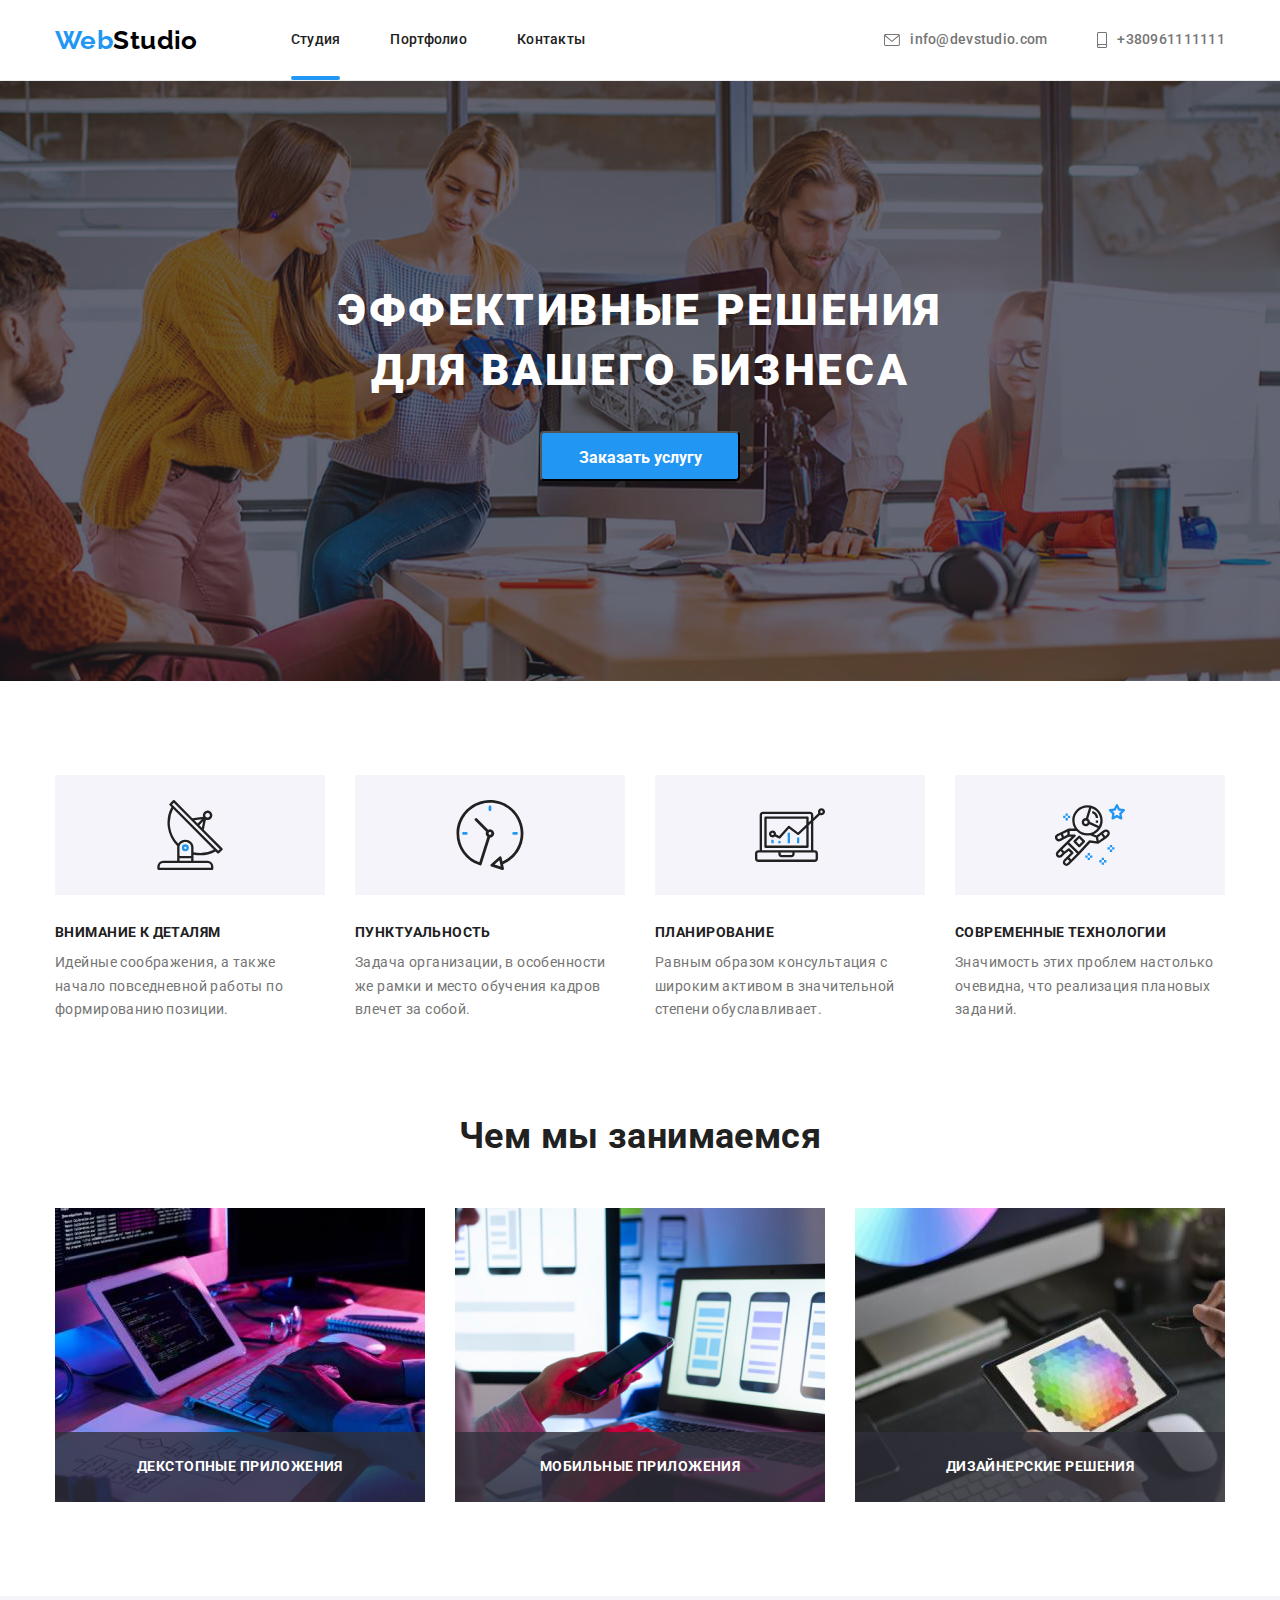
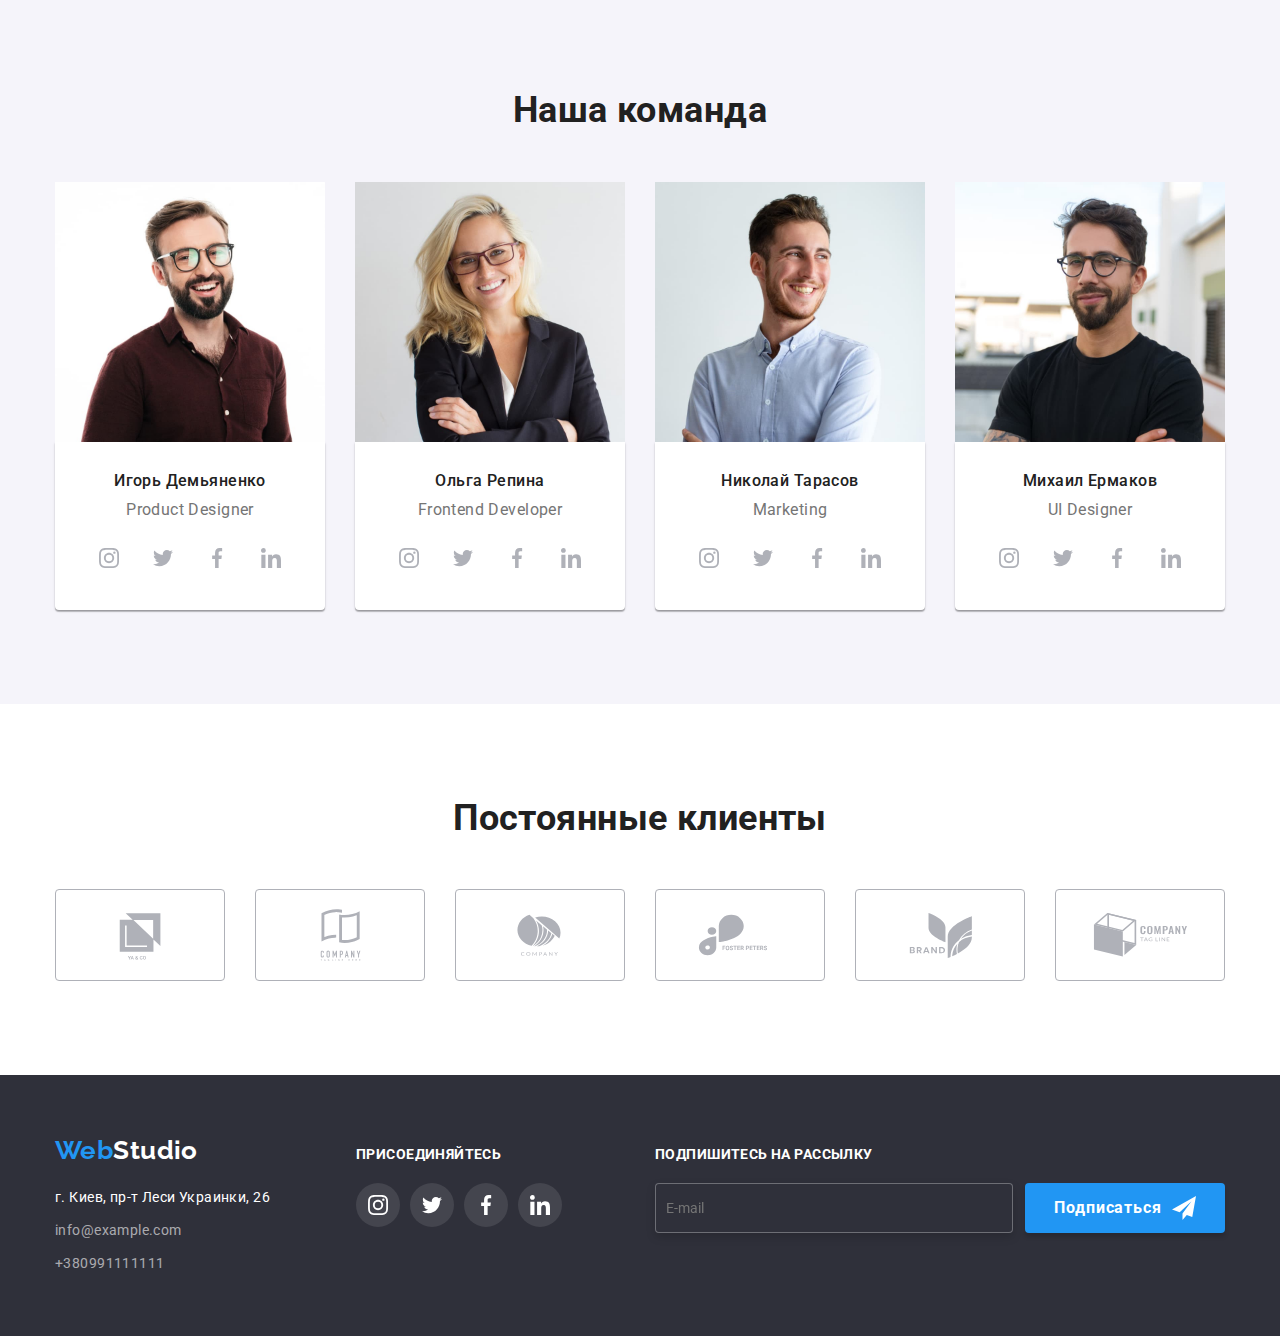
<file: index.html>
<!DOCTYPE html>
<html lang="ru">
  <head>
    <meta charset="UTF-8" />
    <meta http-equiv="X-UA-Compatible" content="IE=edge" />
    <meta name="viewport" content="width=device-width, initial-scale=1.0" />
    <link
      rel="stylesheet"
      href="https://cdnjs.cloudflare.com/ajax/libs/modern-normalize/1.0.0/modern-normalize.min.css"
    />
    <link rel="stylesheet" href="./css/main.min.css" />
    <!-- <link rel="stylesheet" href="./css/style.css" /> -->
    <title>Webstudio</title>
    <link
      href="https://fonts.googleapis.com/css2?family=Raleway:wght@700&family=Roboto:wght@400;500;700;900&display=swap"
      rel="stylesheet"
    />
    <link rel="preconnect" href="https://fonts.googleapis.com" />
    <link rel="preconnect" href="https://fonts.gstatic.com" crossorigin />
  </head>

  <body>
    <header class="header">
      <div class="container main-nav">
        <!-- Лого -->
        <a href="./index.html" class="header__logo--primary logo"
          >Web<span class="header__logo--secondary logo">Studio</span></a
        >
        <!-- Навигация -->
        <nav class="nav">
          <ul class="site-nav list">
            <li class="site-nav__item">
              <a class="site-nav__link link site-nav__link--current" href="./index.html">Студия</a>
            </li>
            <li class="site-nav__item">
              <a class="site-nav__link" href="./portfolio.html">Портфолио</a>
            </li>
            <li class="site-nav__item">
              <a class="site-nav__link" href="">Контакты</a></li>
          </ul>
        </nav>
        <!-- Контакты -->
        <ul class="contact-nav list">
          <li class="contact-nav__item contact-nav item">
            <a class="contact-nav__mail contact-mail" href="mailto:info@devstudio.com">
              <svg class="icon-mail" width="16" height="12">
                <use href="./images/sprite.svg#icon-envelope"></use>
              </svg>
              info@devstudio.com
            </a>
          </li>
          <li class="contact-nav__item contact-nav item">
            <a class="contact-nav__phone contact-phone" href="tel:+380961111111">
              <svg class="icon-phone" width="10" height="16">
                <use href="./images/sprite.svg#icon-smartphone"></use>
              </svg>+380961111111</a>
          </li>
        </ul>
      </div>
    </header>

    <main>
      <!-- Герой -->
      <section class="hero">
        <h1 class="hero__title">
          Эффективные решения <br />
          для вашего бизнеса
        </h1>
        <button class="hero__button button" type="button" data-modal-open>Заказать услугу</button>
      </section>
      <!-- Преимущества -->
      <section class="features">
        <div class="container">          
          <ul class="features__list">
            
            <li class="features__list-item">
              <div class="features__fig">
              <svg class="features__icon" width="70" height="70">
                <use href="./images/sprite.svg#icon-antenna"></use>
              </svg>
              </div>
              <h3 class="features__title">Внимание к деталям</h3>
              <p class="features__text">
                Идейные соображения, а также начало повседневной работы по
                формированию позиции.
              </p>
            </li>
           
            <li class="features__list-item">
              <div class="features__fig">
              <svg class="features__icon" width="70" height="70">              
                <use href="./images/sprite.svg#icon-clock"></use>
              </svg>
              </div>
              <h3 class="features__title">Пунктуальность</h3>
              <p class="features__text">
                Задача организации, в особенности же рамки и место обучения
                кадров влечет за собой.
              </p>
            </li>
            <li class="features__list-item">
              <div class="features__fig">
              <svg class="features__icon" width="70" height="70">              
                <use href="./images/sprite.svg#icon-diagram"></use>
              </svg>
              </div>
              <h3 class="features__title">Планирование</h3>
              <p class="features__text">
                Равным образом консультация с широким активом в значительной
                степени обуславливает.
              </p>
            </li>
            <li class="features__list-item">
              <div class="features__fig">
              <svg class="features__icon" width="70" height="70">              
                <use href="./images/sprite.svg#icon-astronaut"></use>
              </svg>
              </div>
              <h3 class="features__title">Современные технологии</h3>
              <p class="features__text">
                Значимость этих проблем настолько очевидна, что реализация
                плановых заданий.
              </p>
            </li>
          </ul>
        </div>
      </section>
      <section class="section">
        <div class="container">
          <!-- Чем мы занимаемся -->
          <h2 class="section__title">Чем мы занимаемся</h2>

          <ul class="section__list list">
            <li class="section__list-item">
              <img
                src="./images/studio/img5.jpg"
                alt="Наш код"
                width="370"
                height="294"
              />
              <div class="section__text">
                <p class="section__paragraph">Декстопные приложения</p>
              </div>
            </li>
            <li class="section__list-item">
              <img
                src="./images/studio/img6.jpg"
                alt="Наш дизайн"
                width="370"
                height="294"
              />
              <div class="section__text">
                <p class="section__paragraph">Мобильные приложения</p>
              </div>
            </li>
            <li class="section__list-item">
              <img
                src="./images/studio/img7.jpg"
                alt="Наше приложение"
                width="370"
                height="294"
              />
              <div class="section__text">
                <p class="section__paragraph">Дизайнерские решения</p>
              </div>
            </li>
          </ul>
        </div>
      </section>
      <!-- Команда -->
      <section class="team">
        <div class="container">
          <h2 class="team__title">Наша команда</h2>
          <ul class="team__list list">
            <li class="team__item">
              <img
                src="./images/studio/img1.jpg"
                alt="Игорь Демьяненко"
                width="270"
                height="260"
              />
              <div class="team__border">
                <h3 class="team__title-name">Игорь Демьяненко</h3>
                <p class="team__discription">Product Designer</p>
                <ul class="list social__list">
                  <li class="social__item">
                    <button class="social__button" type="button">
                    <svg class="social__icon" width="20" height="20">
                      <use href="./images/sprite.svg#icon-instagram"></use>
                    </svg>
                    </button>
                  </li>
                  <li class="social__item">
                    <button class="social__button" type="button">
                      <svg class="social__icon" width="20" height="20">
                      <use href="./images/sprite.svg#icon-twitter"></use>
                      </svg>
                    </button>
                  </li>
                  <li class="social__item">
                    <button class="social__button" type="button">
                    <svg class="social__icon" width="20" height="20">
                      <use href="./images/sprite.svg#icon-facebook"></use>
                    </svg>
                     </button>
                  </li>
                  <li class="social__item">
                    <button class="social__button" type="button">
                    <svg class="social__icon" width="20" height="20">
                      <use href="./images/sprite.svg#icon-linkedin"></use>
                    </svg>
                    </button>
                  </li>
                </ul>
              </div>
            </li>
            <li class="team__item">
              <img
                src="./images/studio/img2.jpg"
                alt="Ольга Репина"
                width="270"
                height="260"
              />
              <div class="team__border">
                <h3 class="team__title-name">Ольга Репина</h3>
                <p class="team__discription">Frontend Developer</p>
                <ul class="list social__list">
                  <li class="social__item">
                    <button class="social__button" type="button">
                    <svg class="social__icon" width="20" height="20">
                      <use href="./images/sprite.svg#icon-instagram"></use>
                    </svg>
                    </button>
                  </li>
                  <li class="social__item">
                    <button class="social__button" type="button">
                      <svg class="social__icon" width="20" height="20">
                      <use href="./images/sprite.svg#icon-twitter"></use>
                      </svg>
                    </button>
                  </li>
                  <li class="social__item">
                    <button class="social__button" type="button">
                    <svg class="social__icon" width="20" height="20">
                      <use href="./images/sprite.svg#icon-facebook"></use>
                    </svg>
                     </button>
                  </li>
                  <li class="social__item">
                    <button class="social__button" type="button">
                    <svg class="social__icon" width="20" height="20">
                      <use href="./images/sprite.svg#icon-linkedin"></use>
                    </svg>
                    </button>
                  </li>
                </ul>
              </div>
            </li>
            <li class="team__item">
              <img
                src="./images/studio/img3.jpg"
                alt="Николай Тарасов"
                width="270"
                height="260"
              />
              <div class="team__border">
                <h3 class="team__title-name">Николай Тарасов</h3>
                <p class="team__discription">Marketing</p>
                <ul class="list social__list">
                  <li class="social__item">
                    <button class="social__button" type="button">
                    <svg class="social__icon" width="20" height="20">
                      <use href="./images/sprite.svg#icon-instagram"></use>
                    </svg>
                    </button>
                  </li>
                  <li class="social__item">
                    <button class="social__button" type="button">
                      <svg class="social__icon" width="20" height="20">
                      <use href="./images/sprite.svg#icon-twitter"></use>
                      </svg>
                    </button>
                  </li>
                  <li class="social__item">
                    <button class="social__button" type="button">
                    <svg class="social__icon" width="20" height="20">
                      <use href="./images/sprite.svg#icon-facebook"></use>
                    </svg>
                     </button>
                  </li>
                  <li class="social__item">
                    <button class="social__button" type="button">
                    <svg class="social__icon" width="20" height="20">
                      <use href="./images/sprite.svg#icon-linkedin"></use>
                    </svg>
                    </button>
                  </li>
                </ul>
              </div>
            </li>
            <li class="team__item">
              <img
                src="./images/studio/img4.jpg"
                alt="Михаил Ермаков"
                width="270"
                height="260"
              />
              <div class="team__border">
                <h3 class="team__title-name">Михаил Ермаков</h3>
                <p class="team__discription">UI Designer</p>
                <ul class="list social__list">
                  <li class="social__item">
                    <button class="social__button" type="button">
                    <svg class="social__icon" width="20" height="20">
                      <use href="./images/sprite.svg#icon-instagram"></use>
                    </svg>
                    </button>
                  </li>
                  <li class="social__item">
                    <button class="social__button" type="button">
                      <svg class="social__icon" width="20" height="20">
                      <use href="./images/sprite.svg#icon-twitter"></use>
                      </svg>
                    </button>
                  </li>
                  <li class="social__item">
                    <button class="social__button" type="button">
                    <svg class="social__icon" width="20" height="20">
                      <use href="./images/sprite.svg#icon-facebook"></use>
                    </svg>
                     </button>
                  </li>
                  <li class="social__item">
                    <button class="social__button" type="button">
                    <svg class="social__icon" width="20" height="20">
                      <use href="./images/sprite.svg#icon-linkedin"></use>
                    </svg>
                    </button>
                  </li>
                </ul>                
              </div>
            </li>
          </ul>
        </div>
      </section>
      <!-- Клиенты -->
      <section class="clients">
        <div class="container">
          <h2 class="clients__title">Постоянные клиенты</h2>
          <ul class="list clients__list">
            <li class="clients__item">
              <a class="clients__link" href="/">
                <svg width="106" height="60" class="clients__icon">
                  <use href="./images/sprite.svg#icon-logo"></use>
                </svg>              
              </a>
            </li>
            <li class="clients__item">
              <a class="clients__link" href="/">
                <svg width="106" height="60" class="clients__icon">
                  <use href="./images/sprite.svg#icon-logo2"></use>
                </svg>
              </a>
            </li>
            <li class="clients__item">
              <a class="clients__link" href="/">
                <svg width="106" height="60" class="clients__icon">
                  <use href="./images/sprite.svg#icon-logo3"></use>
                </svg>
              </a>
            </li>
            <li class="clients__item">
              <a class="clients__link" href="/">
                <svg width="106" height="60" class="clients__icon">
                  <use href="./images/sprite.svg#icon-logo4"></use>
                </svg>
              </a>
            </li>
            <li class="clients__item">
              <a class="clients__link" href="/">
                <svg width="106" height="60" class="clients__icon">
                  <use href="./images/sprite.svg#icon-logo5"></use>
                </svg>
              </a>
            </li>
            <li class="clients__item">
              <a class="clients__link" href="/">
              <svg width="106" height="60" class="clients__icon">
                <use href="./images/sprite.svg#icon-logo6"></use>
              </svg>
            </a></li>
          </ul>
        </div>
      </section>
    </main>
    <footer class="footer">
      <div class="container">
        <!-- Футер -->
        <ul class="footer__list list">
          <li class="footer__item">
            <a href="./index.html" class="logo primary footer__logo">Web<span
                class="footer__logo-secondary logo footer footer__logo">Studio</span></a>
            <address class="footer__address">
              <ul class="address list">
                <li class="address__item">
                  <a class="address__link address__link--map" target="_blank" rel="noopener noreferrer" href="https://goo.gl/maps/xk3SuX6XyrTpY8Za6">г. Киев, пр-т Леси Украинки, 26</a>
                </li>
                <li class="address__item">
                  <a class="address__link" href="mailto:info@example.com">info@example.com</a>
                </li>
                <li class="address__item">
                  <a class="address__link" href="tel:+380991111111">+380991111111</a>
                </li>
              </ul>
            </address>
          </li>
          <li class="footer__social-item">
            <h2 class="footer__title">Присоединяйтесь</h2>
            <ul class="list social__list footer__social-list">
              <li class="social__item">
                <button class="social__button footer__button" type="button">
                  <svg class="social__icon footer__icon" width="20" height="20">
                    <use href="./images/sprite.svg#icon-instagram"></use>
                  </svg>
                </button>
              </li>
              <li class="social__item">
                <button class="social__button footer__button" type="button">
                  <svg class="social__icon footer__icon" width="20" height="20">
                    <use href="./images/sprite.svg#icon-twitter"></use>
                  </svg>
                </button>
              </li>
              <li class="social__item">
                <button class="social__button footer__button" type="button">
                  <svg class="social__icon footer__icon" width="20" height="20">
                    <use href="./images/sprite.svg#icon-facebook"></use>
                  </svg>
                </button>
              </li>
              <li class="social__item">
                <button class="social__button footer__button" type="button">
                  <svg class="social__icon footer__icon" width="20" height="20">
                    <use href="./images/sprite.svg#icon-linkedin"></use>
                  </svg>
                </button>
              </li>
            </ul>
              <li class="footer__send-item">
              <form>
                <h2 class="footer__title">Подпишитесь на рассылку</h2>
                <div class="footer__send-form">
                <label class="footer__label-form" for="email"></label>
                <input class="footer__input-form" name="email" type="email" id="email" placeholder="E-mail">
                <button class="footer__send-button" type="submit">Подписаться
                  <svg class="footer__send-icon" width="24" height="24">
                    <use href="./images/sprite.svg#icon-send"></use>
                  </svg>
                </button>
                </div>
                </form>
              </li>
          </li>
        </ul>
      </div>
    </footer>
    <!-- Модальное окно-->
    <div class="backdrop is-hidden" data-modal>
      <div class="modal">
        <button class="modal__btn" type="button" data-modal-close>
          <svg class="btn__icon modal__icon--close" width="20px" height="20px">
            <use href="./images/sprite.svg#icon-close"></use>
          </svg>
        </button>
        <div class="modal__form">
          <form class="modal__form--callback" name="modal__form" autocomplete="off" novalidate>
            <p class="modal__form--paragraph">Оставьте свои данные, мы вам перезвоним</p>
            
            <label class="modal__group">
              <span class="modal__label">Имя</span>              
                <input class="modal__input" type="text" name="username" placeholder=" ">
              <svg class="form-icon" width="18" height="18">
                <use href="./images/sprite.svg#icon-person"></use>
              </svg>              
            </label>
            
            <label class="modal__group">
              <span class="modal__label">Телефон</span>              
              <input class="modal__input" type="tel" name="phone" placeholder=" ">
              <svg class="form-icon" width="18" height="18">
                <use href="./images/sprite.svg#icon-phone"></use>
              </svg>              
            </label>
            
            <label class="modal__group">
              <span class="modal__label">Почта</span>              
              <input class="modal__input" type="email" name="email" placeholder=" ">
              <svg class="form-icon" width="18" height="18">
                <use href="./images/sprite.svg#icon-email"></use>
              </svg>              
            </label>
            
            <label class="modal__group" for="feedback">
              <span  class="modal__label">Комментарий</span>
              <textarea class="modal__input--feedback" placeholder="Введите текст" name="feedback" id="feedback" rows="10"></textarea>
            </label>
           
            <label class="reg__form">
            <input class="reg__checkbox visually-hidden" name="reg__checkbox" type="checkbox" value="agree">
            <svg class="reg__icon" width="16" height="15">
              <use class="reg__icon-uncheck" href="./images/sprite.svg#icon-uncheck"></use>
              <use class="reg__icon-check" href="./images/sprite.svg#icon-check"></use>
            </svg>
            <span class="reg__text">Соглашаюсь с рассылкой и принимаю <a class="reg__text--link" href="">Условия договора</a></span>
            </label>
           <button class="submit-btn" type="submit">Отправить</button>
          </form>
        </div>
      </div>
    </div>
    <script src="./js/modal.js"></script>
  </body>
</html>
</file>
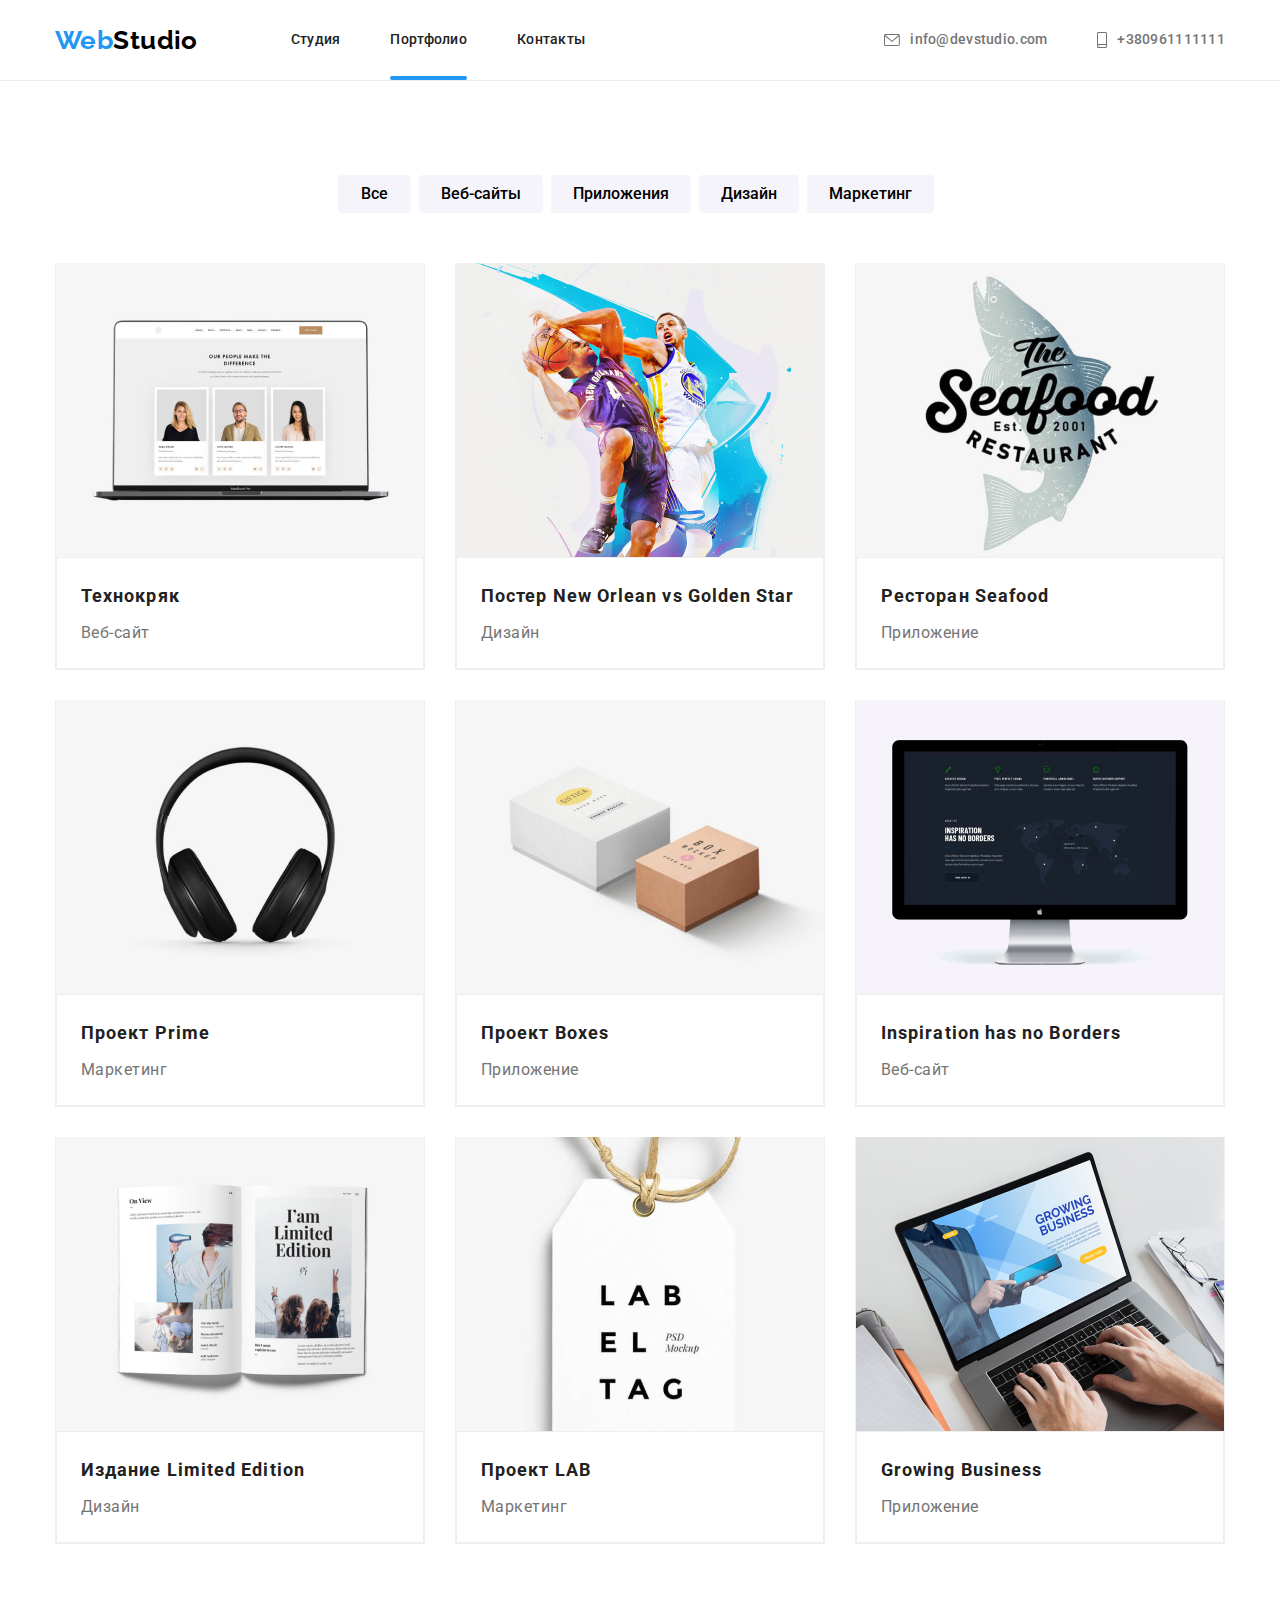
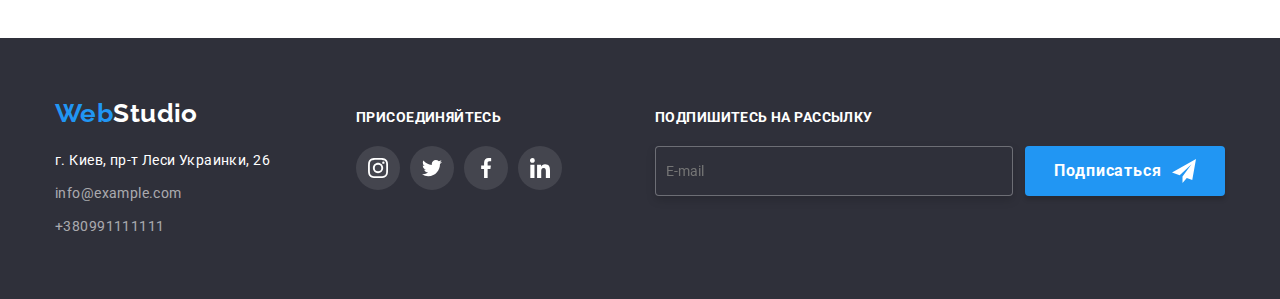
<file: portfolio.html>
<!DOCTYPE html>
<html lang="ru">

<head>
  <meta charset="UTF-8" />
  <meta http-equiv="X-UA-Compatible" content="IE=edge" />
  <meta name="viewport" content="width=device-width, initial-scale=1.0" />
  <link rel="stylesheet"
    href="https://cdnjs.cloudflare.com/ajax/libs/modern-normalize/1.0.0/modern-normalize.min.css" />
    <link rel="stylesheet" href="./css/main.min.css">
    <!-- <link rel="stylesheet" href="./css/style.css" /> -->
  <title>Webstudio</title>
  <link href="https://fonts.googleapis.com/css2?family=Raleway:wght@700&family=Roboto:wght@400;500;700;900&display=swap"
    rel="stylesheet" />
  <link rel="preconnect" href="https://fonts.googleapis.com" />
  <link rel="preconnect" href="https://fonts.gstatic.com" crossorigin />
</head>

<body>
  <header class="header">
    <div class="container main-nav">
      <!-- Лого -->
      <a href="./index.html" class="header__logo--primary logo">Web<span class="header__logo--secondary logo">Studio</span></a>
      <!-- Навигация -->
      <nav class="nav">
        <ul class="site-nav list">
          <li class="site-nav__item">
            <a class="site-nav__link" href="./index.html">Студия</a>
          </li>
          <li class="site-nav__item">
            <a class="site-nav__link link site-nav__link--current current" href="./portfolio.html">Портфолио</a>
          </li>
          <li class="site-nav__item">
            <a class="site-nav__link" href="">Контакты</a></li>
        </ul>
      </nav>
      <!-- Контакты -->
      <ul class="contact-nav list">
        <li class="contact-nav__item">
          <a class="contact-nav__mail" href="mailto:info@devstudio.com">
            <svg class="icon-mail" width="16" height="12">
              <use href="./images/sprite.svg#icon-envelope"></use>
            </svg>
            info@devstudio.com
          </a>
        </li>
        <li class="contact-nav__item">
          <a class="contact-nav__phone" href="tel:+380961111111">
            <svg class="icon-phone" width="10" height="16">
              <use href="./images/sprite.svg#icon-smartphone"></use>
            </svg>+380961111111</a>
        </li>
      </ul>
    </div>
  </header>
  <main>
    <section class="works">
      <div class="container">
        <h1 class="visually-hidden">Наши работы</h1>
        <ul class="button__list list">
          <li class="portfolio__button-item">
            <button class="portfolio__button" type="button">Все</button>
          </li>
          <li class="portfolio__button-item">
            <button class="portfolio__button" type="button">Веб-сайты</button>
          </li>
          <li class="portfolio__button-item">
            <button class="portfolio__button" type="button">Приложения</button>
          </li>
          <li class="portfolio__button-item">
            <button class="portfolio__button" type="button">Дизайн</button>
          </li>
          <li class="portfolio__button-item">
            <button class="portfolio__button" type="button">Маркетинг</button>
          </li>
        </ul>
        <ul class="works__list">
          <li class="works__item">
            <div class="works__img"><a href="/"><img src="./images/portfolio/img1.jpg" alt="Наш проект веб-сайта"
                  width="370" height="294" />
                <div class="overlay">
                  <p class="overlay__text">Ресурс предлагает комплексные
                    предложения с разным уровнем
                    функционала и сервисов. Все это
                    позволит посетителю получить
                    исчерпывающие сведения
                    о компании&nbsp;или частном лице.
                  </p>
                </div>
              </a>
            </div>
            <div class="border">
              <h2 class="works__title">Технокряк</h2>
              <p class="works__text">Веб-сайт</p>
            </div>
          </li>
          <li class="works__item">
            <div class="works__img"><a href="/">
                <img src="./images/portfolio/img2.jpg" alt="Наш дизайн-проект" width="370" height="294" />
                <div class="overlay">
                  <p class="overlay__text">Ресурс предлагает комплексные
                    предложения с разным уровнем
                    функционала и сервисов. Все это
                    позволит посетителю получить
                    исчерпывающие сведения
                    о компании&nbsp;или частном лице.
                  </p>
                </div>
              </a></div>
            <div class="border">
              <h2 class="works__title">Постер New Orlean vs Golden Star</h2>
              <p class="works__text">Дизайн</p>
            </div>
          </li>
          <li class="works__item">
            <div class="works__img"><a href="/">
                <img src="./images/portfolio/img3.jpg" alt="Наше приложение" width="370" height="294" />
                <div class="overlay">
                  <p class="overlay__text">Ресурс предлагает комплексные
                    предложения с разным уровнем
                    функционала и сервисов. Все это
                    позволит посетителю получить
                    исчерпывающие сведения
                    о компании&nbsp;или частном лице.
                  </p>
                </div>
              </a></div>
            <div class="border">
              <h2 class="works__title">Ресторан Seafood</h2>
              <p class="works__text">Приложение</p>
            </div>
          </li>
          <li class="works__item">
            <div class="works__img"><a href="/">
                <img src="./images/portfolio/img4.jpg" alt="Наш маркетинг" width="370" height="294" />
                <div class="overlay">
                  <p class="overlay__text">Ресурс предлагает комплексные
                    предложения с разным уровнем
                    функционала и сервисов. Все это
                    позволит посетителю получить
                    исчерпывающие сведения
                    о компании&nbsp;или частном лице.
                  </p>
                </div>
              </a></div>
            <div class="border">
              <h2 class="works__title">Проект Prime</h2>
              <p class="works__text">Маркетинг</p>
            </div>
          </li>
          <li class="works__item">
            <div class="works__img"><a href="/">
                <img src="./images/portfolio/img5.jpg" alt="Наше приложение" width="370" height="294" />
                <div class="overlay">
                  <p class="overlay__text">Ресурс предлагает комплексные
                    предложения с разным уровнем
                    функционала и сервисов. Все это
                    позволит посетителю получить
                    исчерпывающие сведения
                    о компании&nbsp;или частном лице.
                  </p>
                </div>
              </a></div>
            <div class="border">
              <h2 class="works__title">Проект Boxes</h2>
              <p class="works__text">Приложение</p>
            </div>
          </li>
          <li class="works__item">
            <div class="works__img"><a href="/">
                <img src="./images/portfolio/img6.jpg" alt="Наш проект веб-сайта" width="370" height="294" />
                <div class="overlay">
                  <p class="overlay__text">Ресурс предлагает комплексные
                    предложения с разным уровнем
                    функционала и сервисов. Все это
                    позволит посетителю получить
                    исчерпывающие сведения
                    о компании&nbsp;или частном лице.
                  </p>
                </div>
              </a></div>
            <div class="border">
              <h2 class="works__title">Inspiration has no Borders</h2>
              <p class="works__text">Веб-сайт</p>
            </div>
          </li>
          <li class="works__item">
            <div class="works__img"><a href="/">
                <img src="./images/portfolio/img7.jpg" alt="Наш дизайн-проект" width="370" height="294" />
                <div class="overlay">
                  <p class="overlay__text">Ресурс предлагает комплексные
                    предложения с разным уровнем
                    функционала и сервисов. Все это
                    позволит посетителю получить
                    исчерпывающие сведения
                    о компании&nbsp;или частном лице.
                  </p>
                </div>
              </a></div>
            <div class="border">
              <h2 class="works__title">Издание Limited Edition</h2>
              <p class="works__text">Дизайн</p>
            </div>
          </li>
          <li class="works__item">
            <div class="works__img"><a href="/">
                <img src="./images/portfolio/img8.jpg" alt="Наш маркетинг" width="370" height="294" />
                <div class="overlay">
                  <p class="overlay__text">Ресурс предлагает комплексные
                    предложения с разным уровнем
                    функционала и сервисов. Все это
                    позволит посетителю получить
                    исчерпывающие сведения
                    о компании&nbsp;или частном лице.
                  </p>
                </div>
              </a></div>
            <div class="border">
              <h2 class="works__title">Проект LAB</h2>
              <p class="works__text">Маркетинг</p>
            </div>
          </li>
          <li class="works__item">
            <div class="works__img"><a href="/">
                <img src="./images/portfolio/img9.jpg" alt="Наше приложение" width="370" height="294" />
                <div class="overlay">
                  <p class="overlay__text">Ресурс предлагает комплексные
                    предложения с разным уровнем
                    функционала и сервисов. Все это
                    позволит посетителю получить
                    исчерпывающие сведения
                    о компании&nbsp;или частном лице.
                  </p>
                </div>
              </a></div>
            <div class="border">
              <h2 class="works__title">Growing Business</h2>
              <p class="works__text">Приложение</p>
            </div>
          </li>
        </ul>
      </div>
    </section>
  </main>
  <footer class="footer">
    <div class="container">
      <!-- Футер -->
      <ul class="footer__list list">
        <li class="footer__item">
          <a href="./index.html" class="logo primary footer__logo">Web<span
              class="footer__logo-secondary logo footer footer__logo">Studio</span></a>
          <address class="footer__address">
            <ul class="address list">
              <li class="address__item">
                <a class="address__link address__link--map" target="_blank" rel="noopener noreferrer" href="https://goo.gl/maps/xk3SuX6XyrTpY8Za6">г. Киев, пр-т Леси Украинки, 26</a>
              </li>
              <li class="address__item">
                <a class="address__link" href="mailto:info@example.com">info@example.com</a>
              </li>
              <li class="address__item">
                <a class="address__link" href="tel:+380991111111">+380991111111</a>
              </li>
            </ul>
          </address>
        </li>
        <li class="footer__social-item">
          <h2 class="footer__title">Присоединяйтесь</h2>
          <ul class="list social__list footer__social-list">
            <li class="social__item">
              <button class="social__button footer__button" type="button">
                <svg class="social__icon footer__icon" width="20" height="20">
                  <use href="./images/sprite.svg#icon-instagram"></use>
                </svg>
              </button>
            </li>
            <li class="social__item">
              <button class="social__button footer__button" type="button">
                <svg class="social__icon footer__icon" width="20" height="20">
                  <use href="./images/sprite.svg#icon-twitter"></use>
                </svg>
              </button>
            </li>
            <li class="social__item">
              <button class="social__button footer__button" type="button">
                <svg class="social__icon footer__icon" width="20" height="20">
                  <use href="./images/sprite.svg#icon-facebook"></use>
                </svg>
              </button>
            </li>
            <li class="social__item">
              <button class="social__button footer__button" type="button">
                <svg class="social__icon footer__icon" width="20" height="20">
                  <use href="./images/sprite.svg#icon-linkedin"></use>
                </svg>
              </button>
            </li>
          </ul>
            <li class="footer__send-item">
            <form>
              <h2 class="footer__title">Подпишитесь на рассылку</h2>
              <div class="footer__send-form">
              <label class="footer__label-form" for="email"></label>
              <input class="footer__input-form" name="email" type="email" id="email" placeholder="E-mail">
              <button class="footer__send-button" type="submit">Подписаться
                <svg class="footer__send-icon" width="24" height="24">
                  <use href="./images/sprite.svg#icon-send"></use>
                </svg>
              </button>
              </div>
              </form>
            </li>
        </li>
      </ul>
    </div>
  </footer>
</body>

</html>
</file>
<file: css/style.css>
/* :root {
  --primary-text-color: #212121;
  --title-text-color: #757575;
  --accent-color: #2196f3;
  --animation: 250ms cubic-bezier(0.4, 0, 0.2, 1);
} */

/* body {
  font-family: "Roboto", sans-serif;
  background-color: #ffffff;
  color: var(--primary-text-color);
  letter-spacing: 0.03em;
  font-size: 14px;
  line-height: 1.14;
  font-style: normal;
}
.no-scroll {
  overflow: hidden;
} */

/* .container {
  margin-left: auto;
  margin-right: auto;
  padding-left: 15px;
  padding-right: 15px;

  width: 1200px;
} */

/* img {
  display: block;
}

h1,
h2,
h3,
h4,
p {
  margin-top: 0;
  margin-bottom: 0;
}

.list {
  padding: 0;
  margin: 0;
  list-style: none;
} */

/* Веб-студия */

/* Основной цвет текста #212121 */
/* Вторичный цвет текста #757575*/

/* Белый #ffffff; */
/* Акцент #2196F3;
/* Вторичный #F5F4FA */

/* Logo */

/* .header {
  border-bottom: 1px solid #ececec;
} */
/* .logo {
  font-family: "Raleway", sans-serif;
  font-weight: 700;
  font-size: 26px;
  line-height: 1.19;
  color: var(--accent-color);
  text-decoration: none;
}
.header__logo--primary {
  margin-right: 93px;
}
.header__logo--secondary {
  color: #000000;
} */

/* Site-nav */
/* .main-nav {
  display: flex;
  align-items: center;
}

.site-nav {
  display: flex;
  font-weight: 500;
  letter-spacing: 0.02em;
  color: var(--primary-text-color);
}
.site-nav__link {
  position: relative;
  color: var(--accent-color);
  text-decoration: none;

  color: var(--primary-text-color);
  display: block;
  padding-top: 32px;
  padding-bottom: 32px;

  transition: color var(--animation);
}

.site-nav__link--current:after {
  content: "";
  position: absolute;
  bottom: 0;
  left: 0;
  display: block;
  width: 100%;
  height: 4px;

  border-radius: 2px;
  background-color: var(--accent-color);
}

.site-nav__item:not(:last-child) {
  margin-right: 50px;
}

.site-nav__link:hover,
.site-nav__link:focus {
  color: var(--accent-color);
} */

/* Contact-nav */
/* .contact-nav {
  display: flex;
  margin-left: auto;
  font-weight: 500;
  letter-spacing: 0.02em;
}

.contact-nav__item:not(:first-child) {
  margin-left: 50px;
}

.contact-nav__mail {
  padding-top: 32px;
  padding-bottom: 32px;
  align-content: center;
  align-items: baseline;
  display: flex;
  align-items: center;
  color: var(--title-text-color);
  text-decoration: none;

  transition: color var(--animation);
}

.contact-nav__phone {
  padding-top: 32px;
  padding-bottom: 32px;
  align-content: center;
  align-items: baseline;
  display: flex;
  align-items: center;
  color: var(--title-text-color);
  text-decoration: none;

  transition: color var(--animation);
}

.contact-nav__mail:hover,
.contact-nav__mail:focus {
  color: var(--accent-color);
}
.contact-nav__phone:hover,
.contact-nav__phone:focus {
  color: var(--accent-color);
}

.contact-nav__mail:hover .icon-mail,
.contact-nav__mail:focus .icon-mail {
  fill: var(--accent-color);
}

.contact-nav__phone:hover .icon-phone,
.contact-nav__phone:focus .icon-phone {
  fill: var(--accent-color);
}

.icon-mail,
.icon-phone {
  margin-right: 10px;
  fill: var(--title-text-color);

  transition: fill var(--animation);
} */
/* Герой */

/* .hero {
  padding-top: 200px;
  padding-bottom: 200px;
  background: linear-gradient(rgba(0, 0, 0, 0.15), rgba(0, 0, 0, 0.15)),
    url(../images/bg.svg) center;
  background-repeat: no-repeat;
  background-position: center;
  background-color: #2f303a;
  color: #ffffff;
  text-align: center;
}
.hero__title {
  padding-bottom: 30px;

  font-weight: 900;
  font-size: 44px;
  line-height: 1.36;
  text-align: center;
  text-transform: uppercase;
  letter-spacing: 0.06em;
}
.hero__button {
  display: inline-block;
  border-radius: 4px;
  padding: 10px 32px;

  font-family: "Roboto", sans-serif;
  min-width: 200px;
  height: 50px;
  background: var(--accent-color);
  font-weight: 700;
  font-size: 16px;
  line-height: 1.87;
  text-align: center;
  cursor: pointer;
  color: #ffffff;

  transition: background-color var(--animation), color var(--animation);
}
.hero__button:hover,
.hero_button:focus {
  background-color: #1373c2;
  color: #ffffff;
} */

/* Преимущества */

/* .features {
  padding-top: 94px;
  padding-bottom: 94px;
}

.features__list {
  padding: 0;
  margin: 0;

  list-style: none;

  display: flex;
  flex-wrap: wrap;
  margin-left: auto;
  margin-right: auto;
}

.features__list-item {
  width: 270px;
}

.features__list-item:not(:last-child) {
  margin-right: 30px;
}

.features__icon {
  background-color: #f5f4fa;
  border-radius: 4px;
}

.features__title {
  padding: 0;
  margin-bottom: 10px;

  font-weight: 700;
  text-transform: uppercase;
  font-size: 14px;
}

.features__text {
  line-height: 1.71;
  color: var(--title-text-color);
}

.features__fig {
  display: flex;
  align-items: center;
  justify-content: center;
  width: 270px;
  height: 120px;
  background-color: #f5f4fa;
  margin-bottom: 30px;
} */

/* Чем мы занимаемся*/

/* .section {
  padding-bottom: 94px;
}
.section__list {
  display: flex;
  flex-wrap: wrap;
  margin-left: auto;
  margin-right: auto;
}
.section__title {
  margin-bottom: 50px;

  font-weight: 700;
  font-size: 36px;
  color: var(--primary-text-color);
  line-height: 1.16;
  text-align: center;
}
.section__list-item:not(:first-child) {
  margin-left: 30px;
}
.section__text {
  position: absolute;
  transform: translateY(-100%);
  margin: 0;

  display: block;
  justify-content: center;
  text-align: center;
  height: 70px;
  width: 370px;
  background-color: rgba(47, 48, 58, 0.8);
}
.section__paragraph {
  font-weight: 700;
  line-height: 1.14;
  text-align: center;
  text-transform: uppercase;
  color: #ffffff;
  justify-content: center;
  padding: 27px;
} */

/* Команда */
/* .team {
  background-color: #f5f4fa;
  padding-bottom: 94px;
  padding-top: 94px;
}
.team__title {
  margin-bottom: 50px;

  font-weight: 700;
  font-size: 36px;
  line-height: 1.16;
  color: var(--primary-text-color);
  text-align: center;
}
.team__list {
  display: flex;
  flex-wrap: wrap;
  margin-left: auto;
  margin-right: auto;
  text-align: center;
}
.team__border {
  padding-top: 30px;
  padding-bottom: 30px;
  box-shadow: 0px 1px 3px rgba(0, 0, 0, 0.12), 0px 1px 1px rgba(0, 0, 0, 0.14),
    0px 2px 1px rgba(0, 0, 0, 0.2);
  border-radius: 0px 0px 4px 4px;
  background: #ffffff;
}
.team__item:not(:first-child) {
  margin-left: 30px;
}
.team__title-name {
  margin-bottom: 10px;

  font-weight: 500;
  font-size: 16px;
  line-height: 1.18;
  color: var(--primary-text-color);
}
.team__discription {
  font-size: 16px;
  line-height: 1.18;
  color: var(--title-text-color);
} */
/* .social__list {
  display: flex;
  justify-content: center;
  margin-top: 16px;
}
.social__icon {
  fill: #afb1b8;

  transition: fill var(--animation);
}
.social__button {
  border-radius: 50%;
  background-color: #ffffff;
  width: 44px;
  height: 44px;
  border: none;
  padding: 0;
  margin: 0;
  display: flex;
  align-items: center;
  justify-content: center;

  transition: background-color var(--animation);
}
.social__item:not(:first-child) {
  margin-left: 10px;
}
.social__button:hover,
.social__button:focus {
  background-color: var(--accent-color);
  cursor: pointer;
}
.social__button:hover .social__icon,
.social__button:focus .social__icon {
  fill: #ffffff;
} */

/* Клиенты */
/* .clients__title {
  padding-top: 94px;
  padding-bottom: 50px;

  font-weight: 700;
  font-size: 36px;
  line-height: 1.16;
  text-align: center;
}
.clients__icon {
  fill: #afb1b8;

  transition: fill var(--animation);
}
.clients__list {
  display: flex;
  margin-left: auto;
  margin-right: auto;
  margin-bottom: 94px;
}
.clients__item {
  display: flex;
  flex-wrap: wrap;
  margin-left: auto;
  margin-right: auto;
  border: 1px solid #afb1b8;
  border-radius: 4px;

  transition: border var(--animation), border-radius var(--animation);
}
.clients__item a {
  padding: 16px 32px;
}

  over {
  border: 1px solid #2196f3;
  border-radius: 4px;
}
.clients__item:hover .clients__icon,
.clients__item a:focus .clients__icon {
  fill: #2196f3;
}

.clients__item:not(:first-child) {
  margin-left: 30px;
} */
/* Футер */
/* .footer {
  padding-top: 60px;
  padding-bottom: 60px;

  background: #2f303a;
}


.address__link {
  font-size: 14px;
  color: rgba(255, 255, 255, 0.6);
  line-height: 1.71;

  display: block;
  text-decoration: none;

  transition: color var(--animation);
}

.address__link--map {
  color: #ffffff;
  line-height: 1.71;
}
.address__link:hover,
.address__link:focus {
  color: var(--accent-color);
}
.address__item {
  font-style: normal;
  margin-bottom: 0;
}
.address__item:not(:first-child) {
  margin-top: 9px;
}

.footer__item {
  margin-left: 70px;
  width: 231px;
}
.footer__address {
  margin-top: 20px;
}

.footer__list {
  display: inline-flex;
  justify-content: center;
}
.footer__list {
  align-items: baseline;
} */

/* Footer social block */

/* .footer__title {
  font-size: 14px;
  line-height: 16px;
  text-transform: uppercase;
  color: #ffffff;
  line-height: 1.14;
}
.footer__icon {
  fill: #ffffff;

  transition: fill var(--animation);
}
.footer__social-list {
  margin-top: 20px;
}
.footer__social-item {
  margin-left: 70px;
} */

/* .footer-social-list {
  display: flex;
  justify-content: center;
  margin-top: 20px;
}

.footer-social-list li {
  margin-left: 10px;
}

.footer-social-list li:first-child {
  margin-left: 0;
} */

/* .footer__button {
  border-radius: 50%;
  background-color: rgba(255, 255, 255, 0.1);
  width: 44px;
  height: 44px;
  border: none;
  padding: 0;
  display: flex;
  align-items: center;
  justify-content: center;

  transition: background-color var(--animation);
}

.footer-button:hover {
  background-color: var(--accent-color);
  cursor: pointer;
}
.footer__button:hover svg {
  fill: #ffffff;
}
.footer__button:focus {
  background-color: var(--accent-color);
  cursor: pointer;
}
.footer__button:focus svg {
  fill: #ffffff;
} */

/* Footer send block */

/* .footer__input-form {
  width: 358px;
  height: 50px;
  border: 1px solid rgba(255, 255, 255, 0.3);
  filter: drop-shadow(0px 4px 4px rgba(0, 0, 0, 0.15));
  border-radius: 4px;
  background-color: #2f303a;
  color: #ffffff;
  padding-left: 10px;
}

.footer__send-item {
  margin-left: 93px;
}

.footer__send-form {
  display: flex;
  flex-direction: row;
  align-items: center;
  margin-top: 20px;
}

.footer__send-button {
  display: flex;
  width: 200px;
  height: 50px;
  text-align: center;
  justify-content: center;
  align-items: center;
  margin-left: 12px;

  font-family: "Roboto", "sans-sarif";
  font-weight: 700;
  font-size: 16px;
  line-height: calc(30 / 16);
  letter-spacing: 0.06em;
  color: #ffffff;

  background-color: #2196f3;
  box-shadow: 0px 4px 4px rgba(0, 0, 0, 0.15);
  border-radius: 4px;
  border: none;

  cursor: pointer;
}

.footer__send-icon {
  margin-left: 10px;

  fill: #ffffff;
  justify-content: center;
  align-items: center;
} */

/* Модальное окно */
/* .backdrop {
  position: fixed;
  top: 0px;
  left: 0px;
  z-index: 100;

  display: flex;
  align-items: center;
  justify-content: center;

  width: 100%;
  height: 100%;

  background-color: rgba(0, 0, 0, 0.2);

  opacity: 1;
  visibility: visible;
  pointer-events: initial;

  transition: opacity var(--animation), visibility var(--animation);
}
.backdrop.is-hidden {
  opacity: 0;
  visibility: hidden;
  pointer-events: none;
}
.modal {
  position: absolute;
  top: 50%;
  left: 50%;
  transform: translate(-50%, -50%) scale(1) rotate(0);
  opacity: 1;
  transition: transform var(--animation), opacity var(--animation);

  width: 528px;
  height: 581px;
  background-color: #fff;
  border-radius: 4px;
}
.backdrop.backdrop.is-hidden .modal {
  opacity: 0;
  transform: translate(-50%, -50%) scale(0.3) rotate(1turn);
}
.modal__btn {
  position: absolute;
  top: 8px;
  right: 8px;

  display: flex;
  align-items: center;
  justify-content: center;

  width: 30px;
  height: 30px;
  border-radius: 50%;
  background-color: #ffffff;

  cursor: pointer;
  border: 1px solid rgba(0, 0, 0, 0.1);
}

.modal__icon--close {
  transition: fill var(--animation);
}

.modal__btn:focus svg,
.modal__btn:hover svg {
  fill: #2196f3;
}

.modal__form {
  padding: 40px;
}

.modal__form--callback {
  display: flex;
  flex-direction: column;
  color: rgba(117, 117, 117, 1);
}
.modal__form--paragraph {
  display: inline;

  text-align: center;
  color: rgba(33, 33, 33, 1);
  font-weight: 700;
  font-size: 20px;
  line-height: 1.15;

  margin-bottom: 12px;
}
.modal__label {
  display: block;
  font-size: 12px;
  line-height: 1.16;
  margin-bottom: 4px;
}

.modal__form form {
  padding: 0px;
}
.modal__group {
  position: relative;
}
.form-icon {
  position: absolute;
  top: 29px;
  left: 13px;
  transition: fill var(--animation);
}

.modal__group input {
  width: 448px;
  height: 40px;
}
.modal__group textarea {
  width: 448px;
  height: 120px;
  padding: 16px 12px;
}
.reg__form {
  margin: auto;
  margin-bottom: 30px;
}
.reg__text {
  text-align: center;
  line-height: 1.71;
  user-select: none;
}

.reg__checkbox:checked + .reg__icon .reg__icon-uncheck {
  opacity: 0;
}

.reg__icon-check {
  opacity: 0;
  fill: var(--accent-color);
}

.reg__checkbox:checked + .reg__icon .reg__icon-check {
  opacity: 1;
}

.modal__input {
  margin-bottom: 10px;
  border: 1px solid rgba(33, 33, 33, 0.2);
  border-radius: 4px;
  padding-left: 42px;
  cursor: pointer;

  transition: border var(--animation);
}

.modal__input-feedback:focus,
.modal__input-feedback:hover,
.modal__input:not(:placeholder-shown),
.modal__input:focus,
.modal__input:hover {
  border: 1px solid #2196f3;
  border-radius: 4px;
}

.modal__input:not(:placeholder-shown) ~ svg,
.modal__input:focus ~ svg,
.modal__input:hover ~ svg {
  fill: #2196f3;
}

.modal__input:not(:placeholder-shown) {
  border: 1px solid #2196f3;
  border-radius: 4px;
}
.modal__input--feedback {
  margin-bottom: 20px;
  resize: none;
  border: 1px solid rgba(33, 33, 33, 0.2);
  border-radius: 4px;
  cursor: pointer;

  transition: border var(--animation);
}
.modal__input--feedback:hover,
.modal__input--feedback:focus,
.modal__input--feedback:not(:placeholder-shown) {
  border: 1px solid #2196f3;
  border-radius: 4px;
}

.modal__input--feedback::placeholder {
  font-family: "Roboto";
  font-size: 14px;
  line-height: calc(16px\14px);
  letter-spacing: 0.01em;
}

.reg__text--link {
  color: rgba(33, 150, 243, 1);
}
.submit-btn {
  font-family: "Roboto", sans-serif;
  cursor: pointer;
  margin: auto;

  font-weight: 700;
  font-size: 16px;
  line-height: calc(30 / 16);
  letter-spacing: 0.06em;

  color: #ffffff;
  width: 200px;
  height: 50px;
  background: #2196f3;
  box-shadow: 0px 4px 4px rgba(0, 0, 0, 0.15);
  border-radius: 4px;
  border: none;

  transition: background-color var(--animation);
}
.submit-btn:hover,
.submit-btn:focus {
  background-color: #188ce8;
} */
/* Портфолио */
/* .works {
  padding-top: 94px;
  padding-bottom: 94px;
} */

/* .portfolio__button {
  display: inline-block;
  border-radius: 4px;
  padding: 6px 22px;

  font-family: "Roboto", sans-serif;
  cursor: pointer;
  background: #f5f4fa;
  font-weight: 500;
  font-size: 16px;
  line-height: 1.62;
  text-align: center;
  min-width: 73px;
  min-height: 38px;
  border-color: transparent;
  border: none;

  transition: background-color var(--animation), color var(--animation),
    background var(--animation), box-shadow var(--animation),
    border-radius var(--animation);
}

.portfolio__button-item {
  margin-right: 8px;
}
.portfolio__button-item:not(:last-child) {
  margin-right: 8px;
}

.portfolio__button:hover,
.portfolio__button:focus {
  background-color: var(--accent-color);
  color: #ffffff;
  background: #2196f3;
  box-shadow: 0px 3px 1px rgba(0, 0, 0, 0.1), 0px 1px 2px rgba(0, 0, 0, 0.08),
    0px 2px 2px rgba(0, 0, 0, 0.12);
  border-radius: 4px;
  border: none;
}
.button__list {
  margin-bottom: 50px;
  display: flex;
  justify-content: center;
} */

/* .works__title {
  margin-bottom: 4px;

  font-weight: 700;
  font-size: 18px;
  line-height: 2;
  letter-spacing: 0.06em;
}
.works__text {
  font-size: 16px;
  line-height: 1.88;
  letter-spacing: 0.03em;
  color: var(--title-text-color);
}
.works__list {
  display: flex;
  flex-wrap: wrap;
  margin-left: auto;
  margin-right: auto;
}

.border {
  background: #ffffff;
  border: 1px solid #eeeeee;
  padding-right: 24px;
  padding-left: 24px;
  padding-top: 20px;
  padding-bottom: 20px;

  transition: box-shadow var(--animation);
}
.works__item:hover,
.border:focus {
  box-shadow: 0px 1px 1px rgba(0, 0, 0, 0.12), 0px 4px 4px rgba(0, 0, 0, 0.06),
    1px 4px 6px rgba(0, 0, 0, 0.16);
}
.works__item {
  width: calc((100% - 60px) / 3);
  margin-right: 30px;
  border-bottom: 1px solid #eeeeee;
  border-left: 1px solid #eeeeee;
  border-right: 1px solid #eeeeee;
  margin-bottom: 30px;

  transition: box-shadow var(--animation);
}

.works__item:nth-child(3n) {
  margin-right: 0;
}
.works__item:nth-last-child(-n + 3) {
  margin-bottom: 0;
}
.works__img {
  position: relative;
  overflow: hidden;
}
.overlay {
  display: flex;
  justify-content: center;
  align-items: center;

  transform: translateY(100%);

  position: absolute;
  top: 0px;
  left: 0px;

  width: 100%;
  height: 100%;

  background-color: rgba(33, 150, 243, 0.9);

  transition: transform var(--animation);
  user-select: none;
}
.works__item:hover .overlay {
  transform: translateY(0);
}
.overlay__text {
  color: #ffffff;
  text-align: center;
  font-weight: 400;
  font-size: 18px;
  line-height: 1.55;
} */

/* .visually-hidden {
  position: absolute;
  width: 1px;
  height: 1px;
  margin: -1px;
  border: 0;
  padding: 0;

  white-space: nowrap;
  clip-path: inset(100%);
  clip: rect(0 0 0 0);
  overflow: hidden;
} */
</file>
<file: css/main.min.css>
:root{--primary-text-color: #212121;--title-text-color: #757575;--accent-color: #2196f3;--animation: 250ms cubic-bezier(0.4, 0, 0.2, 1)}.visually-hidden{position:absolute;width:1px;height:1px;margin:-1px;border:0;padding:0;white-space:nowrap;-webkit-clip-path:inset(100%);clip-path:inset(100%);clip:rect(0 0 0 0);overflow:hidden}body{font-family:"Roboto",sans-serif;background-color:#fff;color:var(--primary-text-color);letter-spacing:.03em;font-size:14px;line-height:1.14;font-style:normal}.no-scroll{overflow:hidden}img{display:block}h1,h2,h3,h4,p{margin-top:0;margin-bottom:0}.list{padding:0;margin:0;list-style:none}.works__list{padding:0;margin:0;list-style:none}.container{margin-left:auto;margin-right:auto;padding-left:15px;padding-right:15px;width:1200px}.logo{font-family:"Raleway",sans-serif;font-weight:700;font-size:26px;line-height:1.19;color:var(--accent-color);text-decoration:none}.header__logo--primary{margin-right:93px}.header__logo--secondary{color:#000}.footer__logo{margin-bottom:20px}.footer__logo-secondary{color:#fff}.header{border-bottom:1px solid #ececec}.main-nav{display:-webkit-box;display:-ms-flexbox;display:flex;-webkit-box-align:center;-ms-flex-align:center;align-items:center}.site-nav{display:-webkit-box;display:-ms-flexbox;display:flex;font-weight:500;letter-spacing:.02em;color:var(--primary-text-color)}.site-nav__link{position:relative;color:var(--accent-color);text-decoration:none;color:var(--primary-text-color);display:block;padding-top:32px;padding-bottom:32px;-webkit-transition:color var(--animation);transition:color var(--animation)}.site-nav__link:hover,.site-nav__link:focus{color:var(--accent-color)}.site-nav__link--current:after{content:"";position:absolute;bottom:0;left:0;display:block;width:100%;height:4px;border-radius:2px;background-color:var(--accent-color)}.site-nav__item:not(:last-child){margin-right:50px}.site-navitem:not(:last-child){margin-right:50px}.contact-nav{display:-webkit-box;display:-ms-flexbox;display:flex;margin-left:auto;font-weight:500;letter-spacing:.02em}.contact-nav__item:not(:first-child){margin-left:50px}.contact-nav__mail{padding-top:32px;padding-bottom:32px;-ms-flex-line-pack:center;align-content:center;-webkit-box-align:baseline;-ms-flex-align:baseline;align-items:baseline;display:-webkit-box;display:-ms-flexbox;display:flex;-webkit-box-align:center;-ms-flex-align:center;align-items:center;color:var(--title-text-color);text-decoration:none;-webkit-transition:color var(--animation);transition:color var(--animation)}.contact-nav__phone{padding-top:32px;padding-bottom:32px;-ms-flex-line-pack:center;align-content:center;-webkit-box-align:baseline;-ms-flex-align:baseline;align-items:baseline;display:-webkit-box;display:-ms-flexbox;display:flex;-webkit-box-align:center;-ms-flex-align:center;align-items:center;color:var(--title-text-color);text-decoration:none;-webkit-transition:color var(--animation);transition:color var(--animation)}.contact-nav__mail:hover,.contact-nav__mail:focus{color:var(--accent-color)}.contact-nav__phone:hover,.contact-nav__phone:focus{color:var(--accent-color)}.contact-nav__mail:hover .icon-mail,.contact-nav__mail:focus .icon-mail{fill:var(--accent-color)}.contact-nav__phone:hover .icon-phone,.contact-nav__phone:focus .icon-phone{fill:var(--accent-color)}.contact-nav__mail:hover .icon-mail,.contact-nav__mail:focus .icon-mail{fill:var(--accent-color)}.contact-nav__phone:hover .icon-phone,.contact-nav__phone:focus .icon-phone{fill:var(--accent-color)}.icon-mail,.icon-phone{margin-right:10px;fill:var(--title-text-color);-webkit-transition:fill var(--animation);transition:fill var(--animation)}.hero{padding-top:200px;padding-bottom:200px;background:-webkit-gradient(linear, left top, left bottom, from(rgba(47, 48, 58, 0.4)), to(rgba(47, 48, 58, 0.4))),url(../images/bg.svg) center;background:linear-gradient(rgba(47, 48, 58, 0.4), rgba(47, 48, 58, 0.4)),url(../images/bg.svg) center;background-repeat:no-repeat;background-position:center;background-color:#2f303a;color:#fff;text-align:center}.hero__title{padding-bottom:30px;font-weight:900;font-size:44px;line-height:1.36;text-align:center;text-transform:uppercase;letter-spacing:.06em}.hero__button{display:inline-block;border-radius:4px;padding:10px 32px;font-family:"Roboto",sans-serif;min-width:200px;height:50px;background:var(--accent-color);font-weight:700;font-size:16px;line-height:1.87;text-align:center;cursor:pointer;color:#fff;-webkit-transition:background-color var(--animation),color var(--animation);transition:background-color var(--animation),color var(--animation)}.hero__button:hover,.hero__button:focus{background-color:#1373c2;color:#fff}.features{padding-top:94px;padding-bottom:94px}.features__list{padding:0;margin:0;list-style:none;display:-webkit-box;display:-ms-flexbox;display:flex;-ms-flex-wrap:wrap;flex-wrap:wrap;margin-left:auto;margin-right:auto}.features__list-item{width:270px}.features__list-item:not(:last-child){margin-right:30px}.features__icon{background-color:#f5f4fa;border-radius:4px}.features__title{padding:0;margin-bottom:10px;font-weight:700;text-transform:uppercase;font-size:14px}.features__title{padding:0;margin-bottom:10px;font-weight:700;text-transform:uppercase;font-size:14px}.features__text{line-height:1.71;color:var(--title-text-color)}.features__fig{display:-webkit-box;display:-ms-flexbox;display:flex;-webkit-box-align:center;-ms-flex-align:center;align-items:center;-webkit-box-pack:center;-ms-flex-pack:center;justify-content:center;width:270px;height:120px;background-color:#f5f4fa;margin-bottom:30px}.section{padding-bottom:94px}.section__list{display:-webkit-box;display:-ms-flexbox;display:flex;-ms-flex-wrap:wrap;flex-wrap:wrap;margin-left:auto;margin-right:auto}.section__title{margin-bottom:50px;font-weight:700;font-size:36px;color:var(--primary-text-color);line-height:1.16;text-align:center}.section__list-item:not(:first-child){margin-left:30px}.section__text{position:absolute;-webkit-transform:translateY(-100%);transform:translateY(-100%);margin:0;display:block;-webkit-box-pack:center;-ms-flex-pack:center;justify-content:center;text-align:center;height:70px;width:370px;background-color:rgba(47,48,58,.8)}.section__paragraph{font-weight:700;line-height:1.14;text-align:center;text-transform:uppercase;color:#fff;-webkit-box-pack:center;-ms-flex-pack:center;justify-content:center;padding:27px}.team{background-color:#f5f4fa;padding-bottom:94px;padding-top:94px}.team__title{margin-bottom:50px;font-weight:700;font-size:36px;line-height:1.16;color:var(--primary-text-color);text-align:center}.team__list{display:-webkit-box;display:-ms-flexbox;display:flex;-ms-flex-wrap:wrap;flex-wrap:wrap;margin-left:auto;margin-right:auto;text-align:center}.team__border{padding-top:30px;padding-bottom:30px;-webkit-box-shadow:0px 1px 3px rgba(0,0,0,.12),0px 1px 1px rgba(0,0,0,.14),0px 2px 1px rgba(0,0,0,.2);box-shadow:0px 1px 3px rgba(0,0,0,.12),0px 1px 1px rgba(0,0,0,.14),0px 2px 1px rgba(0,0,0,.2);border-radius:0px 0px 4px 4px;background:#fff}.team__item:not(:first-child){margin-left:30px}.team__title-name{margin-bottom:10px;font-weight:500;font-size:16px;line-height:1.18;color:var(--primary-text-color)}.team__discription{font-size:16px;line-height:1.18;color:var(--title-text-color)}.social__list{display:-webkit-box;display:-ms-flexbox;display:flex;-webkit-box-pack:center;-ms-flex-pack:center;justify-content:center;margin-top:16px}.social__icon{fill:#afb1b8;-webkit-transition:fill var(--animation);transition:fill var(--animation)}.social__button{border-radius:50%;background-color:#fff;width:44px;height:44px;border:none;padding:0;margin:0;display:-webkit-box;display:-ms-flexbox;display:flex;-webkit-box-align:center;-ms-flex-align:center;align-items:center;-webkit-box-pack:center;-ms-flex-pack:center;justify-content:center;-webkit-transition:background-color var(--animation);transition:background-color var(--animation)}.social__button:hover,.social__button:focus{background-color:var(--accent-color);cursor:pointer}.social__button:hover .social__icon,.social__button:focus .social__icon{fill:#fff}.social__item:not(:first-child){margin-left:10px}.footer__title{font-size:14px;line-height:16px;text-transform:uppercase;color:#fff;line-height:1.14}.footer__icon{fill:#fff;-webkit-transition:fill var(--animation);transition:fill var(--animation)}.footer__social-list{margin-top:20px}.footer__social-item{margin-left:70px}.clients{padding-top:94px;padding-bottom:94px}.clients__title{margin-bottom:50px;font-weight:700;font-size:36px;line-height:1.16;text-align:center}.clients__icon{fill:#afb1b8;-webkit-transition:fill var(--animation);transition:fill var(--animation)}.clients__list{display:-webkit-box;display:-ms-flexbox;display:flex;-ms-flex-wrap:wrap;flex-wrap:wrap;gap:30px}.clients__item{display:-webkit-box;display:-ms-flexbox;display:flex;-webkit-box-sizing:border-box;box-sizing:border-box;width:170px;height:92px;border:1px solid #afb1b8;border-radius:4px;-webkit-transition:border var(--animation),border-radius var(--animation);transition:border var(--animation),border-radius var(--animation)}.clients__item:hover{border-color:#2196f3}.clients__item:hover .clients__icon{fill:#2196f3}.clients__link{padding:16px 32px}.clients__link:focus .clients__icon{fill:#2196f3}.clients__link:focus{border-color:#2196f3}.footer{padding-top:60px;padding-bottom:60px;background:#2f303a}.address__link{font-size:14px;color:rgba(255,255,255,.6);line-height:1.71;display:block;text-decoration:none;-webkit-transition:color var(--animation);transition:color var(--animation)}.address__link--map{color:#fff;line-height:1.71}.address__link:hover,.address__link:focus{color:var(--accent-color)}.address__item{font-style:normal;margin-bottom:0}.address__item:not(:first-child){margin-top:9px}.footer__item{width:231px}.footer__address{margin-top:20px}.footer__list{display:-webkit-inline-box;display:-ms-inline-flexbox;display:inline-flex;-webkit-box-pack:center;-ms-flex-pack:center;justify-content:center;-webkit-box-align:baseline;-ms-flex-align:baseline;align-items:baseline}.footer__button{border-radius:50%;background-color:rgba(255,255,255,.1);width:44px;height:44px;border:none;padding:0;display:-webkit-box;display:-ms-flexbox;display:flex;-webkit-box-align:center;-ms-flex-align:center;align-items:center;-webkit-box-pack:center;-ms-flex-pack:center;justify-content:center;-webkit-transition:background-color var(--animation);transition:background-color var(--animation)}.footer__button:hover{background-color:var(--accent-color);cursor:pointer}.footer__button:hover svg{fill:#fff}.footer__button:focus{background-color:var(--accent-color);cursor:pointer}.footer__button:focus svg{fill:#fff}.footer__input-form{width:358px;height:50px;border:1px solid rgba(255,255,255,.3);-webkit-filter:drop-shadow(0px 4px 4px rgba(0, 0, 0, 0.15));filter:drop-shadow(0px 4px 4px rgba(0, 0, 0, 0.15));border-radius:4px;background-color:#2f303a;color:#fff;padding-left:10px}.footer__send-item{margin-left:93px}.footer__send-form{display:-webkit-box;display:-ms-flexbox;display:flex;-webkit-box-orient:horizontal;-webkit-box-direction:normal;-ms-flex-direction:row;flex-direction:row;-webkit-box-align:center;-ms-flex-align:center;align-items:center;margin-top:20px}.footer__send-button{display:-webkit-box;display:-ms-flexbox;display:flex;width:200px;height:50px;text-align:center;-webkit-box-pack:center;-ms-flex-pack:center;justify-content:center;-webkit-box-align:center;-ms-flex-align:center;align-items:center;margin-left:12px;font-family:"Roboto","sans-sarif";font-weight:700;font-size:16px;line-height:1.875;letter-spacing:.06em;color:#fff;background-color:#2196f3;-webkit-box-shadow:0px 4px 4px rgba(0,0,0,.15);box-shadow:0px 4px 4px rgba(0,0,0,.15);border-radius:4px;border:none;cursor:pointer}.footer__send-icon{margin-left:10px;fill:#fff;-webkit-box-pack:center;-ms-flex-pack:center;justify-content:center;-webkit-box-align:center;-ms-flex-align:center;align-items:center}.backdrop{position:fixed;top:0px;left:0px;z-index:100;display:-webkit-box;display:-ms-flexbox;display:flex;-webkit-box-align:center;-ms-flex-align:center;align-items:center;-webkit-box-pack:center;-ms-flex-pack:center;justify-content:center;width:100%;height:100%;background-color:rgba(0,0,0,.2);opacity:1;visibility:visible;pointer-events:initial;-webkit-transition:opacity var(--animation),visibility var(--animation);transition:opacity var(--animation),visibility var(--animation)}.backdrop.is-hidden{opacity:0;visibility:hidden;pointer-events:none}.modal{position:absolute;top:50%;left:50%;-webkit-transform:translate(-50%, -50%) scale(1) rotate(0);transform:translate(-50%, -50%) scale(1) rotate(0);opacity:1;-webkit-transition:opacity var(--animation),-webkit-transform var(--animation);transition:opacity var(--animation),-webkit-transform var(--animation);transition:transform var(--animation),opacity var(--animation);transition:transform var(--animation),opacity var(--animation),-webkit-transform var(--animation);width:528px;height:581px;background-color:#fff;border-radius:4px}.backdrop.backdrop.is-hidden .modal{opacity:0;-webkit-transform:translate(-50%, -50%) scale(0.3) rotate(1turn);transform:translate(-50%, -50%) scale(0.3) rotate(1turn)}.modal__btn{position:absolute;top:8px;right:8px;display:-webkit-box;display:-ms-flexbox;display:flex;-webkit-box-align:center;-ms-flex-align:center;align-items:center;-webkit-box-pack:center;-ms-flex-pack:center;justify-content:center;width:30px;height:30px;border-radius:50%;background-color:#fff;cursor:pointer;border:1px solid rgba(0,0,0,.1)}.modal__btn:focus svg,.modal__btn:hover svg{fill:#2196f3}.modal__btn:focus svg,.modal__btn:hover svg{fill:#2196f3}.modal__btn:focus svg,.modal__btn:hover svg{fill:#2196f3}.modal__icon--close{-webkit-transition:fill var(--animation);transition:fill var(--animation)}.modal__form{padding:40px}.modal__form--callback{display:-webkit-box;display:-ms-flexbox;display:flex;-webkit-box-orient:vertical;-webkit-box-direction:normal;-ms-flex-direction:column;flex-direction:column;color:#757575}.modal__form--paragraph{display:inline;text-align:center;color:#212121;font-weight:700;font-size:20px;line-height:1.15;margin-bottom:12px}.modal__label{display:block;font-size:12px;line-height:1.16;margin-bottom:4px}.modal__form form{padding:0px}.modal__group{position:relative}.form-icon{position:absolute;top:29px;left:13px;-webkit-transition:fill var(--animation);transition:fill var(--animation)}.modal__group input{width:448px;height:40px}.modal__group textarea{width:448px;height:120px;padding:16px 12px}.reg__form{margin:auto;margin-bottom:30px}.reg__text{text-align:center;line-height:1.71;-webkit-user-select:none;-moz-user-select:none;-ms-user-select:none;user-select:none}.reg__checkbox:checked+.reg__icon .reg__icon-uncheck{opacity:0}.reg__icon-check{opacity:0;fill:var(--accent-color)}.reg__checkbox:checked+.reg__icon .reg__icon-check{opacity:1}.modal__input{margin-bottom:10px;border:1px solid rgba(33,33,33,.2);border-radius:4px;padding-left:42px;cursor:pointer;-webkit-transition:border var(--animation);transition:border var(--animation)}.modal__input:not(:-moz-placeholder-shown){border:1px solid #2196f3;border-radius:4px}.modal__input:not(:-ms-input-placeholder){border:1px solid #2196f3;border-radius:4px}.modal__input:not(:placeholder-shown),.modal__input:focus,.modal__input:hover{border:1px solid #2196f3;border-radius:4px}.modal__input:not(:-moz-placeholder-shown)~svg{fill:#2196f3}.modal__input:not(:-ms-input-placeholder)~svg{fill:#2196f3}.modal__input:not(:placeholder-shown)~svg,.modal__input:focus~svg,.modal__input:hover~svg{fill:#2196f3}.modal__input:not(:-moz-placeholder-shown){border:1px solid #2196f3;border-radius:4px}.modal__input:not(:-ms-input-placeholder){border:1px solid #2196f3;border-radius:4px}.modal__input:not(:placeholder-shown){border:1px solid #2196f3;border-radius:4px}.modal__input--feedback{margin-bottom:20px;resize:none;border:1px solid rgba(33,33,33,.2);border-radius:4px;cursor:pointer;-webkit-transition:border var(--animation);transition:border var(--animation)}.modal__input--feedback:focus,.modal__input--feedback:hover{border:1px solid #2196f3;border-radius:4px}.modal__input--feedback:not(:-moz-placeholder-shown){border:1px solid #2196f3;border-radius:4px}.modal__input--feedback:not(:-ms-input-placeholder){border:1px solid #2196f3;border-radius:4px}.modal__input--feedback:hover,.modal__input--feedback:focus,.modal__input--feedback:not(:placeholder-shown){border:1px solid #2196f3;border-radius:4px}.modal__input--feedback::-webkit-input-placeholder{font-family:"Roboto";font-size:14px;line-height:16px\14 px;letter-spacing:.01em}.modal__input--feedback::-moz-placeholder{font-family:"Roboto";font-size:14px;line-height:16px\14 px;letter-spacing:.01em}.modal__input--feedback:-ms-input-placeholder{font-family:"Roboto";font-size:14px;line-height:16px\14 px;letter-spacing:.01em}.modal__input--feedback::-ms-input-placeholder{font-family:"Roboto";font-size:14px;line-height:16px\14 px;letter-spacing:.01em}.modal__input--feedback::placeholder{font-family:"Roboto";font-size:14px;line-height:16px\14 px;letter-spacing:.01em}.reg__text--link{color:#2196f3}.submit-btn{font-family:"Roboto",sans-serif;cursor:pointer;margin:auto;font-weight:700;font-size:16px;line-height:1.875;letter-spacing:.06em;color:#fff;width:200px;height:50px;background:#2196f3;-webkit-box-shadow:0px 4px 4px rgba(0,0,0,.15);box-shadow:0px 4px 4px rgba(0,0,0,.15);border-radius:4px;border:none;-webkit-transition:background-color var(--animation);transition:background-color var(--animation)}.submit-btn:hover,.submit-btn:focus{background-color:#188ce8}.works{padding-top:94px;padding-bottom:94px}.works__title{margin-bottom:4px;font-weight:700;font-size:18px;line-height:2;letter-spacing:.06em}.works__text{font-size:16px;line-height:1.88;letter-spacing:.03em;color:var(--title-text-color)}.works__list{display:-webkit-box;display:-ms-flexbox;display:flex;-ms-flex-wrap:wrap;flex-wrap:wrap;margin-left:auto;margin-right:auto}.border{background:#fff;border:1px solid #eee;padding-right:24px;padding-left:24px;padding-top:20px;padding-bottom:20px;-webkit-transition:-webkit-box-shadow var(--animation);transition:-webkit-box-shadow var(--animation);transition:box-shadow var(--animation);transition:box-shadow var(--animation), -webkit-box-shadow var(--animation)}.border:focus,.border:hover{-webkit-box-shadow:0px 1px 1px rgba(0,0,0,.12),0px 4px 4px rgba(0,0,0,.06),1px 4px 6px rgba(0,0,0,.16);box-shadow:0px 1px 1px rgba(0,0,0,.12),0px 4px 4px rgba(0,0,0,.06),1px 4px 6px rgba(0,0,0,.16)}.works__item{width:calc((100% - 60px)/3);margin-right:30px;border-bottom:1px solid #eee;border-left:1px solid #eee;border-right:1px solid #eee;margin-bottom:30px;-webkit-transition:-webkit-box-shadow var(--animation);transition:-webkit-box-shadow var(--animation);transition:box-shadow var(--animation);transition:box-shadow var(--animation), -webkit-box-shadow var(--animation)}.works__item:hover,.works__item:focus{-webkit-box-shadow:0px 1px 1px rgba(0,0,0,.12),0px 4px 4px rgba(0,0,0,.06),1px 4px 6px rgba(0,0,0,.16);box-shadow:0px 1px 1px rgba(0,0,0,.12),0px 4px 4px rgba(0,0,0,.06),1px 4px 6px rgba(0,0,0,.16)}.works__item:hover .overlay{-webkit-transform:translateY(0);transform:translateY(0)}.works__item:nth-child(3n){margin-right:0}.works__item:nth-last-child(-n+3){margin-bottom:0}.works__img{position:relative;overflow:hidden}.overlay{display:-webkit-box;display:-ms-flexbox;display:flex;-webkit-box-pack:center;-ms-flex-pack:center;justify-content:center;-webkit-box-align:center;-ms-flex-align:center;align-items:center;-webkit-transform:translateY(100%);transform:translateY(100%);position:absolute;top:0px;left:0px;width:100%;height:100%;background-color:rgba(33,150,243,.9);-webkit-transition:-webkit-transform var(--animation);transition:-webkit-transform var(--animation);transition:transform var(--animation);transition:transform var(--animation), -webkit-transform var(--animation);-webkit-user-select:none;-moz-user-select:none;-ms-user-select:none;user-select:none}.overlay__text{color:#fff;text-align:center;font-weight:400;font-size:18px;line-height:1.55}.portfolio__button{display:inline-block;border-radius:4px;padding:6px 22px;font-family:"Roboto",sans-serif;cursor:pointer;background:#f5f4fa;font-weight:500;font-size:16px;line-height:1.62;text-align:center;min-width:73px;min-height:38px;border-color:rgba(0,0,0,0);border:none;-webkit-transition:background-color var(--animation),color var(--animation),background var(--animation),border-radius var(--animation),-webkit-box-shadow var(--animation);transition:background-color var(--animation),color var(--animation),background var(--animation),border-radius var(--animation),-webkit-box-shadow var(--animation);transition:background-color var(--animation),color var(--animation),background var(--animation),box-shadow var(--animation),border-radius var(--animation);transition:background-color var(--animation),color var(--animation),background var(--animation),box-shadow var(--animation),border-radius var(--animation),-webkit-box-shadow var(--animation)}.portfolio__button:hover,.portfolio__button:focus{background-color:var(--accent-color);color:#fff;background:#2196f3;-webkit-box-shadow:0px 3px 1px rgba(0,0,0,.1),0px 1px 2px rgba(0,0,0,.08),0px 2px 2px rgba(0,0,0,.12);box-shadow:0px 3px 1px rgba(0,0,0,.1),0px 1px 2px rgba(0,0,0,.08),0px 2px 2px rgba(0,0,0,.12);border-radius:4px;border:none}.portfolio__button-item{margin-right:8px}.portfolio__button-item:not(:last-child){margin-right:8px}.button__list{margin-bottom:50px;display:-webkit-box;display:-ms-flexbox;display:flex;-webkit-box-pack:center;-ms-flex-pack:center;justify-content:center}/*# sourceMappingURL=main.min.css.map */
</file>
